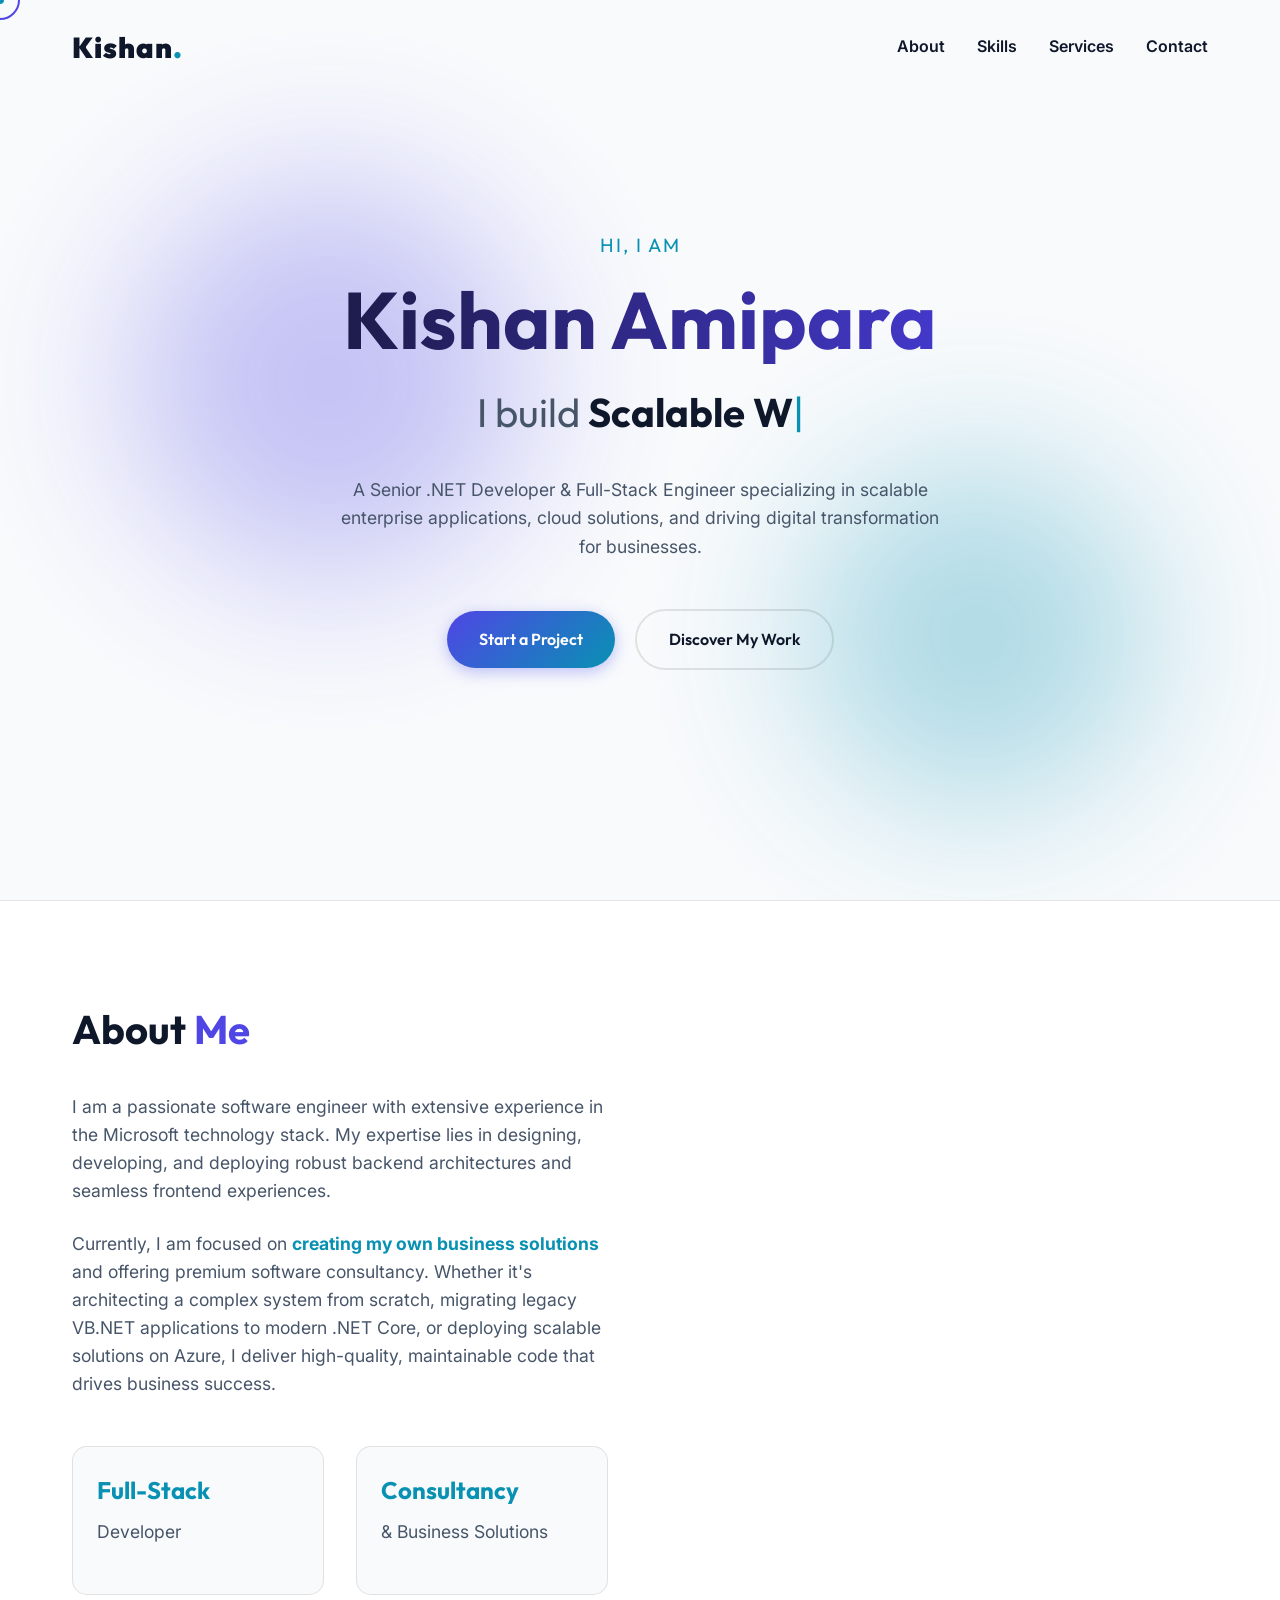
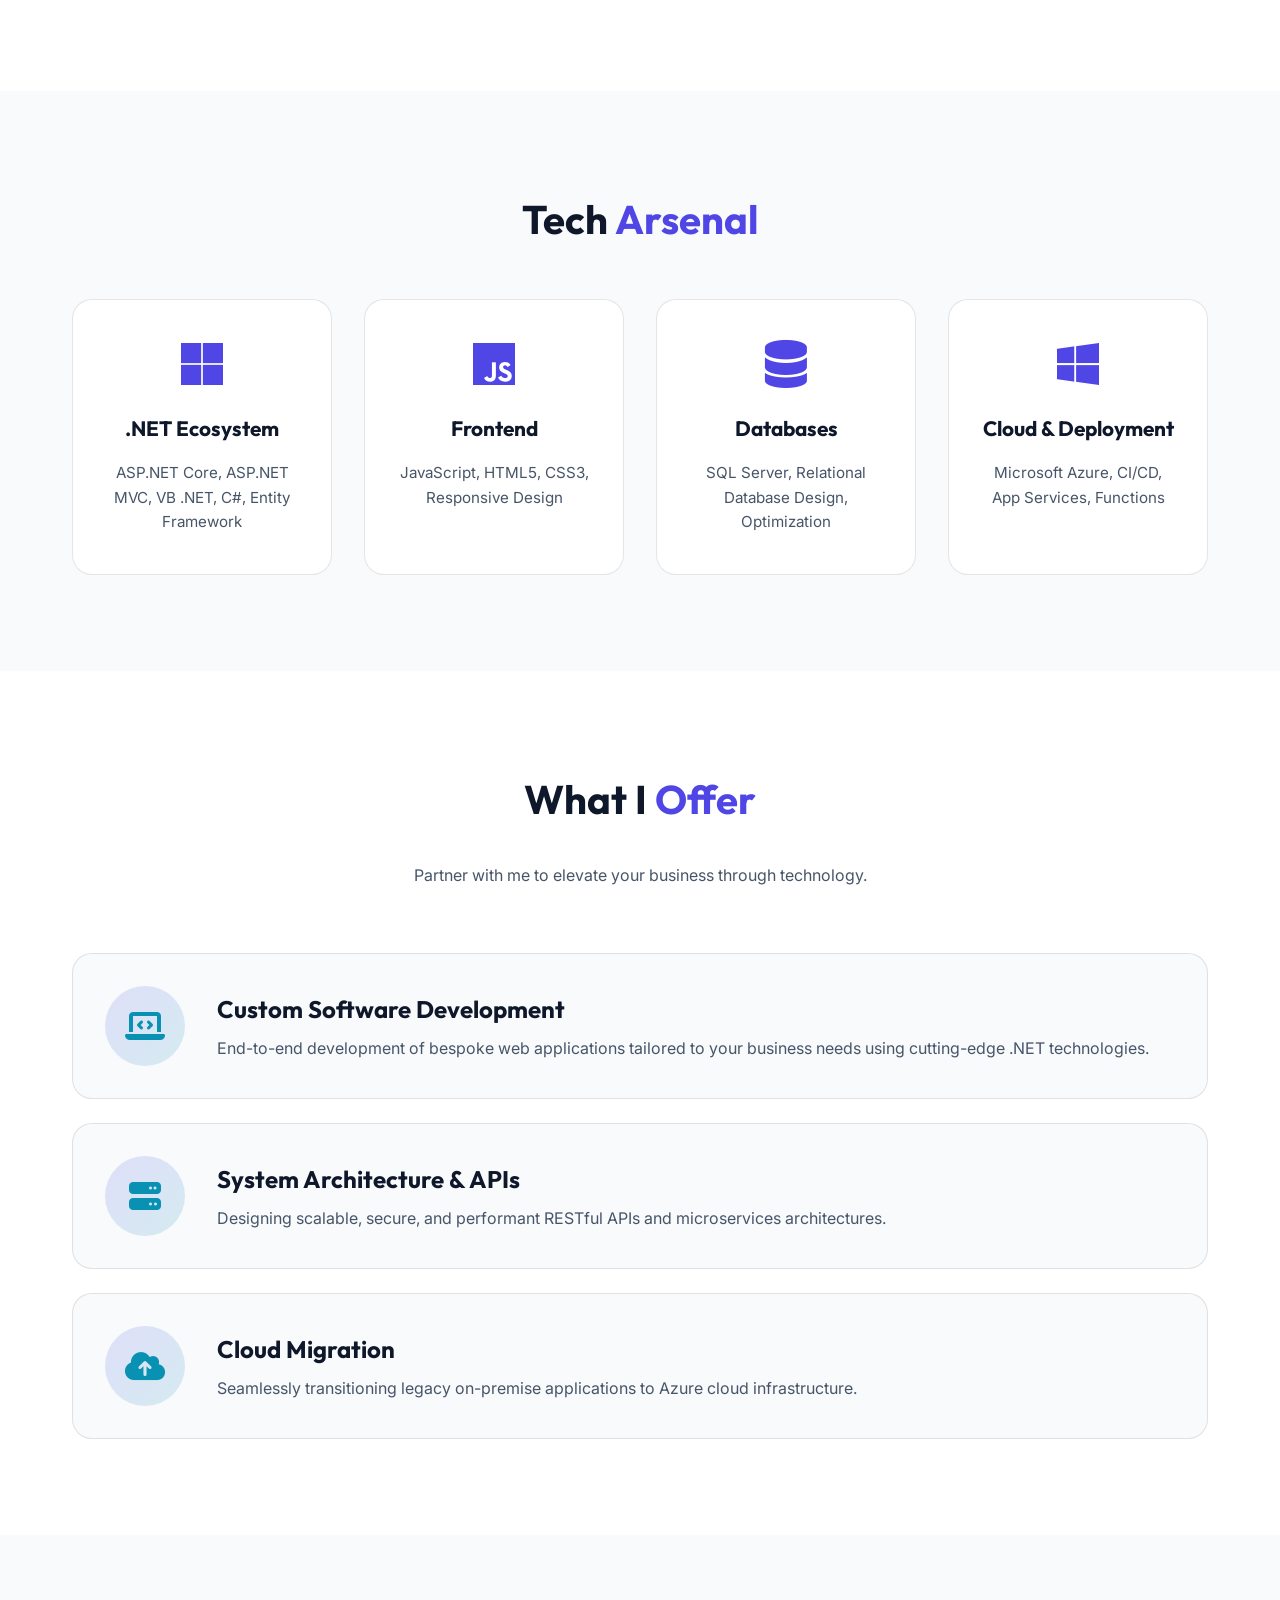
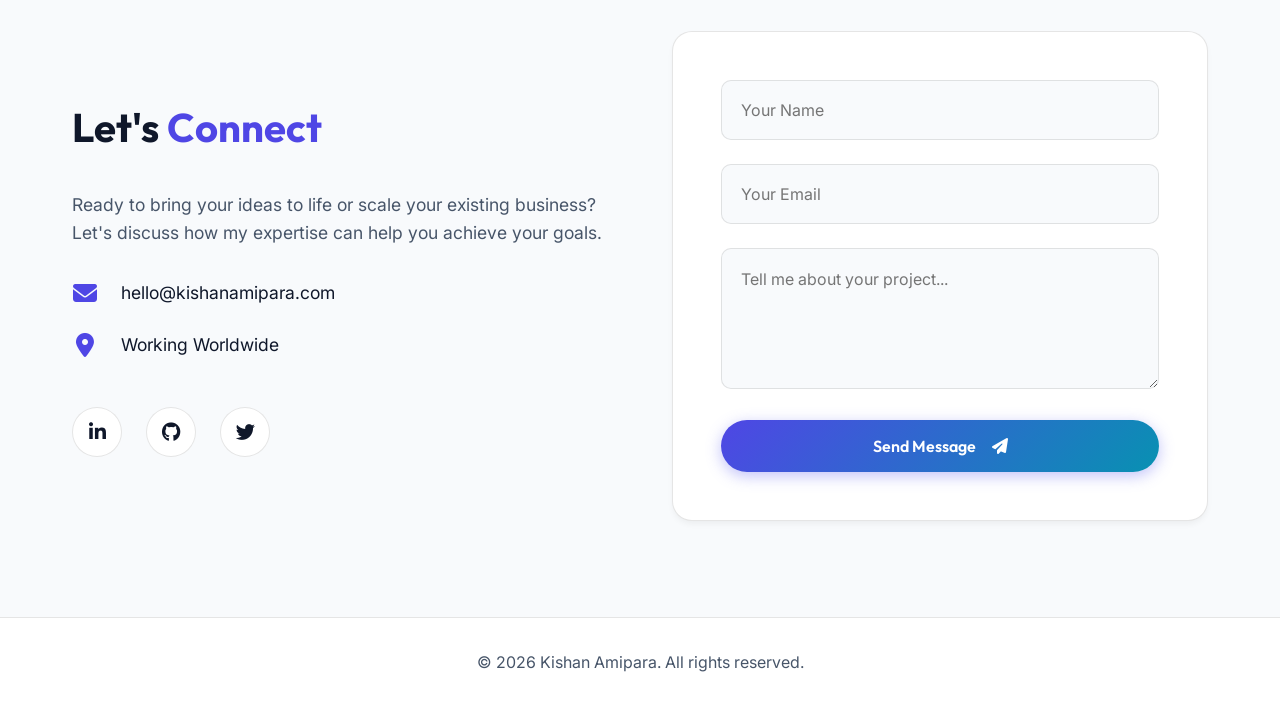
<file: index.html>
<!DOCTYPE html>
<html lang="en">
<head>
    <meta charset="UTF-8">
    <meta name="viewport" content="width=device-width, initial-scale=1.0">
    <meta name="description" content="Kishan Amipara - Senior .NET Developer & Full-Stack Software Engineer">
    <title>Kishan Amipara | Full-Stack .NET Developer</title>
    <link rel="stylesheet" href="style.css">
    <link rel="preconnect" href="https://fonts.googleapis.com">
    <link rel="preconnect" href="https://fonts.gstatic.com" crossorigin>
    <link href="https://fonts.googleapis.com/css2?family=Inter:wght@300;400;600;800&family=Outfit:wght@400;700;900&display=swap" rel="stylesheet">
    <!-- FontAwesome for Icons -->
    <link rel="stylesheet" href="https://cdnjs.cloudflare.com/ajax/libs/font-awesome/6.4.0/css/all.min.css">
</head>
<body>
    <!-- Custom Cursor -->
    <div class="cursor-dot"></div>
    <div class="cursor-outline"></div>

    <!-- Navigation -->
    <nav class="navbar" id="navbar">
        <div class="nav-content">
            <a href="#" class="logo">Kishan<span>.</span></a>
            <ul class="nav-links">
                <li><a href="#about">About</a></li>
                <li><a href="#skills">Skills</a></li>
                <li><a href="#services">Services</a></li>
                <li><a href="#contact">Contact</a></li>
            </ul>
        </div>
    </nav>

    <!-- Hero Section -->
    <section class="hero" id="home">
        <div class="blob blob-1"></div>
        <div class="blob blob-2"></div>
        
        <div class="hero-content">
            <p class="greeting">Hi, I am</p>
            <h1 class="name">Kishan Amipara</h1>
            <h2 class="title">I build <span class="typing-text"></span><span class="cursor">|</span></h2>
            <p class="hero-description">
                A Senior .NET Developer & Full-Stack Engineer specializing in scalable enterprise applications, cloud solutions, and driving digital transformation for businesses.
            </p>
            <div class="hero-buttons">
                <a href="#contact" class="btn btn-primary">Start a Project</a>
                <a href="#about" class="btn btn-secondary">Discover My Work</a>
            </div>
        </div>
    </section>

    <!-- About Section -->
    <section class="about" id="about">
        <div class="container column-layout">
            <div class="about-text">
                <h2 class="section-title">About <span>Me</span></h2>
                <p>
                    I am a passionate software engineer with extensive experience in the Microsoft technology stack. My expertise lies in designing, developing, and deploying robust backend architectures and seamless frontend experiences. 
                </p>
                <p>
                    Currently, I am focused on <strong>creating my own business solutions</strong> and offering premium software consultancy. Whether it's architecting a complex system from scratch, migrating legacy VB.NET applications to modern .NET Core, or deploying scalable solutions on Azure, I deliver high-quality, maintainable code that drives business success.
                </p>
                <div class="stats-container">
                    <div class="stat-box">
                        <h3>Full-Stack</h3>
                        <p>Developer</p>
                    </div>
                    <div class="stat-box">
                        <h3>Consultancy</h3>
                        <p>& Business Solutions</p>
                    </div>
                </div>
            </div>
        </div>
    </section>

    <!-- Skills Section -->
    <section class="skills" id="skills">
        <div class="container">
            <h2 class="section-title centered">Tech <span>Arsenal</span></h2>
            <div class="skills-grid">
                
                <div class="skill-card">
                    <i class="fa-brands fa-microsoft"></i>
                    <h3>.NET Ecosystem</h3>
                    <p>ASP.NET Core, ASP.NET MVC, VB .NET, C#, Entity Framework</p>
                </div>
                
                <div class="skill-card">
                    <i class="fa-brands fa-js"></i>
                    <h3>Frontend</h3>
                    <p>JavaScript, HTML5, CSS3, Responsive Design</p>
                </div>

                <div class="skill-card">
                    <i class="fa-solid fa-database"></i>
                    <h3>Databases</h3>
                    <p>SQL Server, Relational Database Design, Optimization</p>
                </div>

                <div class="skill-card">
                    <i class="fa-brands fa-windows"></i>
                    <h3>Cloud & Deployment</h3>
                    <p>Microsoft Azure, CI/CD, App Services, Functions</p>
                </div>

            </div>
        </div>
    </section>

    <!-- Services / Business Focus Section -->
    <section class="services" id="services">
        <div class="container">
            <h2 class="section-title centered">What I <span>Offer</span></h2>
            <p class="section-subtitle">Partner with me to elevate your business through technology.</p>
            
            <div class="services-list">
                <div class="service-item">
                    <div class="service-icon"><i class="fa-solid fa-laptop-code"></i></div>
                    <div class="service-details">
                        <h3>Custom Software Development</h3>
                        <p>End-to-end development of bespoke web applications tailored to your business needs using cutting-edge .NET technologies.</p>
                    </div>
                </div>

                <div class="service-item">
                    <div class="service-icon"><i class="fa-solid fa-server"></i></div>
                    <div class="service-details">
                        <h3>System Architecture & APIs</h3>
                        <p>Designing scalable, secure, and performant RESTful APIs and microservices architectures.</p>
                    </div>
                </div>

                <div class="service-item">
                    <div class="service-icon"><i class="fa-solid fa-cloud-arrow-up"></i></div>
                    <div class="service-details">
                        <h3>Cloud Migration</h3>
                        <p>Seamlessly transitioning legacy on-premise applications to Azure cloud infrastructure.</p>
                    </div>
                </div>
            </div>
        </div>
    </section>

    <!-- Contact Section -->
    <section class="contact" id="contact">
        <div class="container column-layout">
            <div class="contact-info">
                <h2 class="section-title">Let's <span>Connect</span></h2>
                <p>Ready to bring your ideas to life or scale your existing business? Let's discuss how my expertise can help you achieve your goals.</p>
                
                <div class="contact-details">
                    <div class="contact-line">
                        <i class="fa-solid fa-envelope"></i>
                        <span>hello@kishanamipara.com</span>
                    </div>
                    <div class="contact-line">
                        <i class="fa-solid fa-location-dot"></i>
                        <span>Working Worldwide</span>
                    </div>
                </div>

                <div class="social-links">
                    <a href="#" class="social-icon"><i class="fa-brands fa-linkedin-in"></i></a>
                    <a href="#" class="social-icon"><i class="fa-brands fa-github"></i></a>
                    <a href="#" class="social-icon"><i class="fa-brands fa-twitter"></i></a>
                </div>
            </div>

            <form class="contact-form">
                <div class="form-group">
                    <input type="text" id="name" placeholder="Your Name" required>
                </div>
                <div class="form-group">
                    <input type="email" id="email" placeholder="Your Email" required>
                </div>
                <div class="form-group">
                    <textarea id="message" rows="5" placeholder="Tell me about your project..." required></textarea>
                </div>
                <button type="submit" class="btn btn-primary submit-btn">Send Message <i class="fa-solid fa-paper-plane"></i></button>
            </form>
        </div>
    </section>

    <footer>
        <div class="container">
            <p>&copy; 2026 Kishan Amipara. All rights reserved.</p>
        </div>
    </footer>

    <script src="script.js"></script>
</body>
</html>
</file>
<file: style.css>
/* Modern Light Theme */
:root {
    --bg-main: #f8fafc; /* Very light slate for main background */
    --bg-secondary: #ffffff; /* Pure white for sections/cards */
    --primary-color: #4f46e5; /* Deeper Indigo for better contrast */
    --accent-color: #0891b2; /* Darker Cyan */
    --text-main: #0f172a; /* Slate 900 for heading/main text */
    --text-muted: #475569; /* Slate 600 for paragraph text */
    --border-color: rgba(0, 0, 0, 0.1); /* Subtle dark border */
    
    --font-heading: 'Outfit', sans-serif;
    --font-body: 'Inter', sans-serif;
    
    --transition: all 0.3s cubic-bezier(0.4, 0, 0.2, 1);
}

* {
    margin: 0;
    padding: 0;
    box-sizing: border-box;
    scroll-behavior: smooth;
}

body {
    background-color: var(--bg-main);
    color: var(--text-main);
    font-family: var(--font-body);
    line-height: 1.6;
    overflow-x: hidden;
}

/* Custom Cursor */
.cursor-dot {
    width: 8px;
    height: 8px;
    background-color: var(--accent-color);
    border-radius: 50%;
    position: fixed;
    top: 0;
    left: 0;
    transform: translate(-50%, -50%);
    pointer-events: none;
    z-index: 9999;
}

.cursor-outline {
    width: 40px;
    height: 40px;
    border: 2px solid var(--primary-color);
    border-radius: 50%;
    position: fixed;
    top: 0;
    left: 0;
    transform: translate(-50%, -50%);
    pointer-events: none;
    z-index: 9998;
    transition: width 0.2s, height 0.2s;
}

/* Typography elements */
h1, h2, h3, h4 {
    font-family: var(--font-heading);
    font-weight: 700;
}

.section-title {
    font-size: 2.5rem;
    margin-bottom: 2rem;
    position: relative;
    display: inline-block;
}

.section-title span {
    color: var(--primary-color);
}

.section-title.centered {
    display: block;
    text-align: center;
}

.container {
    max-width: 1200px;
    margin: 0 auto;
    padding: 6rem 2rem;
}

.column-layout {
    display: grid;
    grid-template-columns: 1fr 1fr;
    gap: 4rem;
    align-items: center;
}
@media (max-width: 768px) {
    .column-layout {
        grid-template-columns: 1fr;
    }
}

/* Navigation */
.navbar {
    position: fixed;
    top: 0;
    left: 0;
    width: 100%;
    padding: 1.5rem 0;
    z-index: 1000;
    transition: var(--transition);
    background: transparent;
}

.navbar.scrolled {
    background: rgba(255, 255, 255, 0.9);
    backdrop-filter: blur(10px);
    border-bottom: 1px solid var(--border-color);
    padding: 1rem 0;
    box-shadow: 0 4px 6px -1px rgba(0, 0, 0, 0.05);
}

.nav-content {
    max-width: 1200px;
    margin: 0 auto;
    padding: 0 2rem;
    display: flex;
    justify-content: space-between;
    align-items: center;
}

.logo {
    font-family: var(--font-heading);
    font-size: 1.8rem;
    font-weight: 900;
    color: var(--text-main);
    text-decoration: none;
    letter-spacing: 1px;
}

.logo span {
    color: var(--accent-color);
}

.nav-links {
    display: flex;
    list-style: none;
    gap: 2rem;
}

.nav-links a {
    color: var(--text-main);
    text-decoration: none;
    font-size: 1rem;
    font-weight: 600;
    transition: var(--transition);
    position: relative;
}

.nav-links a::after {
    content: '';
    position: absolute;
    bottom: -5px;
    left: 0;
    width: 0;
    height: 2px;
    background: linear-gradient(90deg, var(--primary-color), var(--accent-color));
    transition: var(--transition);
}

.nav-links a:hover {
    color: var(--accent-color);
}

.nav-links a:hover::after {
    width: 100%;
}

/* Hero Section */
.hero {
    min-height: 100vh;
    display: flex;
    align-items: center;
    justify-content: center;
    position: relative;
    padding: 0 2rem;
    overflow: hidden;
}

/* Animated Blobs */
.blob {
    position: absolute;
    filter: blur(80px);
    z-index: -1;
    opacity: 0.3; /* Lighter blobs for light theme */
    animation: float 10s infinite;
}

.blob-1 {
    top: 20%;
    left: 10%;
    width: 400px;
    height: 400px;
    background: var(--primary-color);
    border-radius: 50%;
}

.blob-2 {
    bottom: 10%;
    right: 10%;
    width: 350px;
    height: 350px;
    background: var(--accent-color);
    border-radius: 50%;
    animation-delay: -5s;
}

@keyframes float {
    0%, 100% { transform: translateY(0) scale(1); }
    50% { transform: translateY(-30px) scale(1.1); }
}

.hero-content {
    max-width: 800px;
    text-align: center;
    z-index: 1;
}

.greeting {
    font-size: 1.2rem;
    color: var(--accent-color);
    margin-bottom: 1rem;
    font-family: var(--font-heading);
    letter-spacing: 2px;
    text-transform: uppercase;
}

.name {
    font-size: 5rem;
    line-height: 1.1;
    margin-bottom: 1rem;
    background: linear-gradient(to right, #1e1b4b, #4338ca); /* Darker blue gradient */
    -webkit-background-clip: text;
    background-clip: text;
    -webkit-text-fill-color: transparent;
}

.title {
    font-size: 2.5rem;
    color: var(--text-muted);
    font-weight: 400;
    margin-bottom: 2rem;
}

.typing-text {
    color: var(--text-main);
    font-weight: 700;
}

.cursor {
    color: var(--accent-color);
    animation: blink 1s infinite;
}

@keyframes blink {
    0%, 100% { opacity: 1; }
    50% { opacity: 0; }
}

.hero-description {
    font-size: 1.1rem;
    color: var(--text-muted);
    margin-bottom: 3rem;
    max-width: 600px;
    margin-left: auto;
    margin-right: auto;
}

/* Buttons */
.btn {
    display: inline-block;
    padding: 1rem 2rem;
    border-radius: 50px;
    font-weight: 600;
    text-decoration: none;
    transition: var(--transition);
    font-family: var(--font-heading);
    cursor: pointer;
    border: none;
    font-size: 1rem;
}

.btn-primary {
    background: linear-gradient(135deg, var(--primary-color), var(--accent-color));
    color: white;
    box-shadow: 0 4px 15px rgba(99, 102, 241, 0.4);
}

.btn-primary:hover {
    transform: translateY(-3px);
    box-shadow: 0 8px 25px rgba(8, 145, 178, 0.4);
}

.btn-secondary {
    background: transparent;
    color: var(--text-main);
    border: 2px solid var(--border-color);
    margin-left: 1rem;
}

.btn-secondary:hover {
    border-color: var(--accent-color);
    color: var(--accent-color);
    background: rgba(8, 145, 178, 0.05);
}

/* About Section */
.about {
    background-color: var(--bg-secondary);
    position: relative;
    border-top: 1px solid var(--border-color);
}

.about-text p {
    color: var(--text-muted);
    margin-bottom: 1.5rem;
    font-size: 1.1rem;
}

.about-text strong {
    color: var(--accent-color);
}

.stats-container {
    display: flex;
    gap: 2rem;
    margin-top: 3rem;
}

.stat-box {
    background: var(--bg-main);
    padding: 1.5rem;
    border-radius: 15px;
    border: 1px solid var(--border-color);
    flex: 1;
    transition: var(--transition);
}

.stat-box:hover {
    border-color: var(--primary-color);
    transform: translateY(-5px);
    background: rgba(79, 70, 229, 0.05);
    box-shadow: 0 4px 20px rgba(0, 0, 0, 0.05);
}

.stat-box h3 {
    color: var(--accent-color);
    font-size: 1.5rem;
    margin-bottom: 0.5rem;
}

/* Skills Section */
.skills {
    background-color: var(--bg-main);
}

.skills-grid {
    display: grid;
    grid-template-columns: repeat(auto-fit, minmax(250px, 1fr));
    gap: 2rem;
    margin-top: 3rem;
}

.skill-card {
    background: var(--bg-secondary);
    padding: 2.5rem 2rem;
    border-radius: 20px;
    text-align: center;
    border: 1px solid var(--border-color);
    transition: var(--transition);
    position: relative;
    overflow: hidden;
}

.skill-card::before {
    content: '';
    position: absolute;
    top: 0;
    left: 0;
    width: 100%;
    height: 100%;
    background: radial-gradient(circle at center, rgba(8, 145, 178, 0.1) 0%, transparent 70%);
    opacity: 0;
    transition: var(--transition);
}

.skill-card:hover {
    transform: translateY(-10px);
    border-color: var(--accent-color);
    box-shadow: 0 10px 30px rgba(0, 0, 0, 0.08); /* Lighter shadow for light theme */
}

.skill-card:hover::before {
    opacity: 1;
}

.skill-card i {
    font-size: 3rem;
    color: var(--primary-color);
    margin-bottom: 1.5rem;
    transition: var(--transition);
}

.skill-card:hover i {
    color: var(--accent-color);
    transform: scale(1.1);
}

.skill-card h3 {
    margin-bottom: 1rem;
    font-size: 1.3rem;
}

.skill-card p {
    color: var(--text-muted);
    font-size: 0.95rem;
}

/* Services */
.services {
    background-color: var(--bg-secondary);
}

.section-subtitle {
    text-align: center;
    color: var(--text-muted);
    margin-bottom: 4rem;
}

.services-list {
    display: flex;
    flex-direction: column;
    gap: 1.5rem;
}

.service-item {
    display: flex;
    align-items: center;
    padding: 2rem;
    background: var(--bg-main);
    border-radius: 20px;
    border: 1px solid var(--border-color);
    transition: var(--transition);
}

.service-item:hover {
    background: rgba(79, 70, 229, 0.02);
    border-color: var(--primary-color);
    transform: scale(1.02);
    box-shadow: 0 4px 20px rgba(0, 0, 0, 0.05);
}

.service-icon {
    width: 80px;
    height: 80px;
    min-width: 80px;
    background: linear-gradient(135deg, rgba(79, 70, 229, 0.15), rgba(8, 145, 178, 0.15));
    border-radius: 50%;
    display: flex;
    align-items: center;
    justify-content: center;
    margin-right: 2rem;
    font-size: 2rem;
    color: var(--accent-color);
}

.service-details h3 {
    font-size: 1.5rem;
    margin-bottom: 0.5rem;
}

.service-details p {
    color: var(--text-muted);
}

/* Contact Section */
.contact {
    background: var(--bg-main);
}

.contact-info p {
    color: var(--text-muted);
    margin-bottom: 2rem;
    font-size: 1.1rem;
}

.contact-line {
    display: flex;
    align-items: center;
    margin-bottom: 1.5rem;
    font-size: 1.1rem;
}

.contact-line i {
    color: var(--primary-color);
    font-size: 1.5rem;
    margin-right: 1.5rem;
    width: 25px;
    text-align: center;
}

.social-links {
    display: flex;
    gap: 1.5rem;
    margin-top: 3rem;
}

.social-icon {
    width: 50px;
    height: 50px;
    border-radius: 50%;
    background: var(--bg-secondary);
    display: flex;
    align-items: center;
    justify-content: center;
    color: var(--text-main);
    text-decoration: none;
    font-size: 1.2rem;
    border: 1px solid var(--border-color);
    transition: var(--transition);
}

.social-icon:hover {
    background: var(--primary-color);
    border-color: var(--primary-color);
    color: white;
    transform: translateY(-5px) rotate(360deg);
    box-shadow: 0 4px 15px rgba(79, 70, 229, 0.4);
}

.contact-form {
    background: var(--bg-secondary);
    padding: 3rem;
    border-radius: 20px;
    border: 1px solid var(--border-color);
    box-shadow: 0 4px 6px -1px rgba(0, 0, 0, 0.05);
}

.form-group {
    margin-bottom: 1.5rem;
}

input, textarea {
    width: 100%;
    padding: 1.2rem;
    background: var(--bg-main);
    border: 1px solid var(--border-color);
    border-radius: 10px;
    color: var(--text-main);
    font-family: var(--font-body);
    font-size: 1rem;
    transition: var(--transition);
}

input:focus, textarea:focus {
    outline: none;
    border-color: var(--primary-color);
    background: #ffffff;
    box-shadow: 0 0 0 3px rgba(79, 70, 229, 0.1);
}

.submit-btn {
    width: 100%;
    display: flex;
    justify-content: center;
    align-items: center;
    gap: 1rem;
    margin-top: 1rem;
}

footer {
    background: var(--bg-secondary);
    text-align: center;
    border-top: 1px solid var(--border-color);
    padding: 0;
}
footer .container {
    padding: 2rem;
}
footer p {
    color: var(--text-muted);
}

/* Responsive adjustments */
@media (max-width: 900px) {
    .name {
        font-size: 3.5rem;
    }
    .title {
        font-size: 1.8rem;
    }
    .nav-links {
        display: none; /* In a full build, this would be a hamburger menu */
    }
}

@media (max-width: 600px) {
    .blob {
        display: none;
    }
    .hero-buttons {
        display: flex;
        flex-direction: column;
        gap: 1rem;
    }
    .btn-secondary {
        margin-left: 0;
    }
    .service-item {
        flex-direction: column;
        text-align: center;
    }
    .service-icon {
        margin-right: 0;
        margin-bottom: 1.5rem;
    }
    .contact-form {
        padding: 1.5rem;
    }
    .cursor-dot, .cursor-outline {
        display: none;
    }
}
</file>
